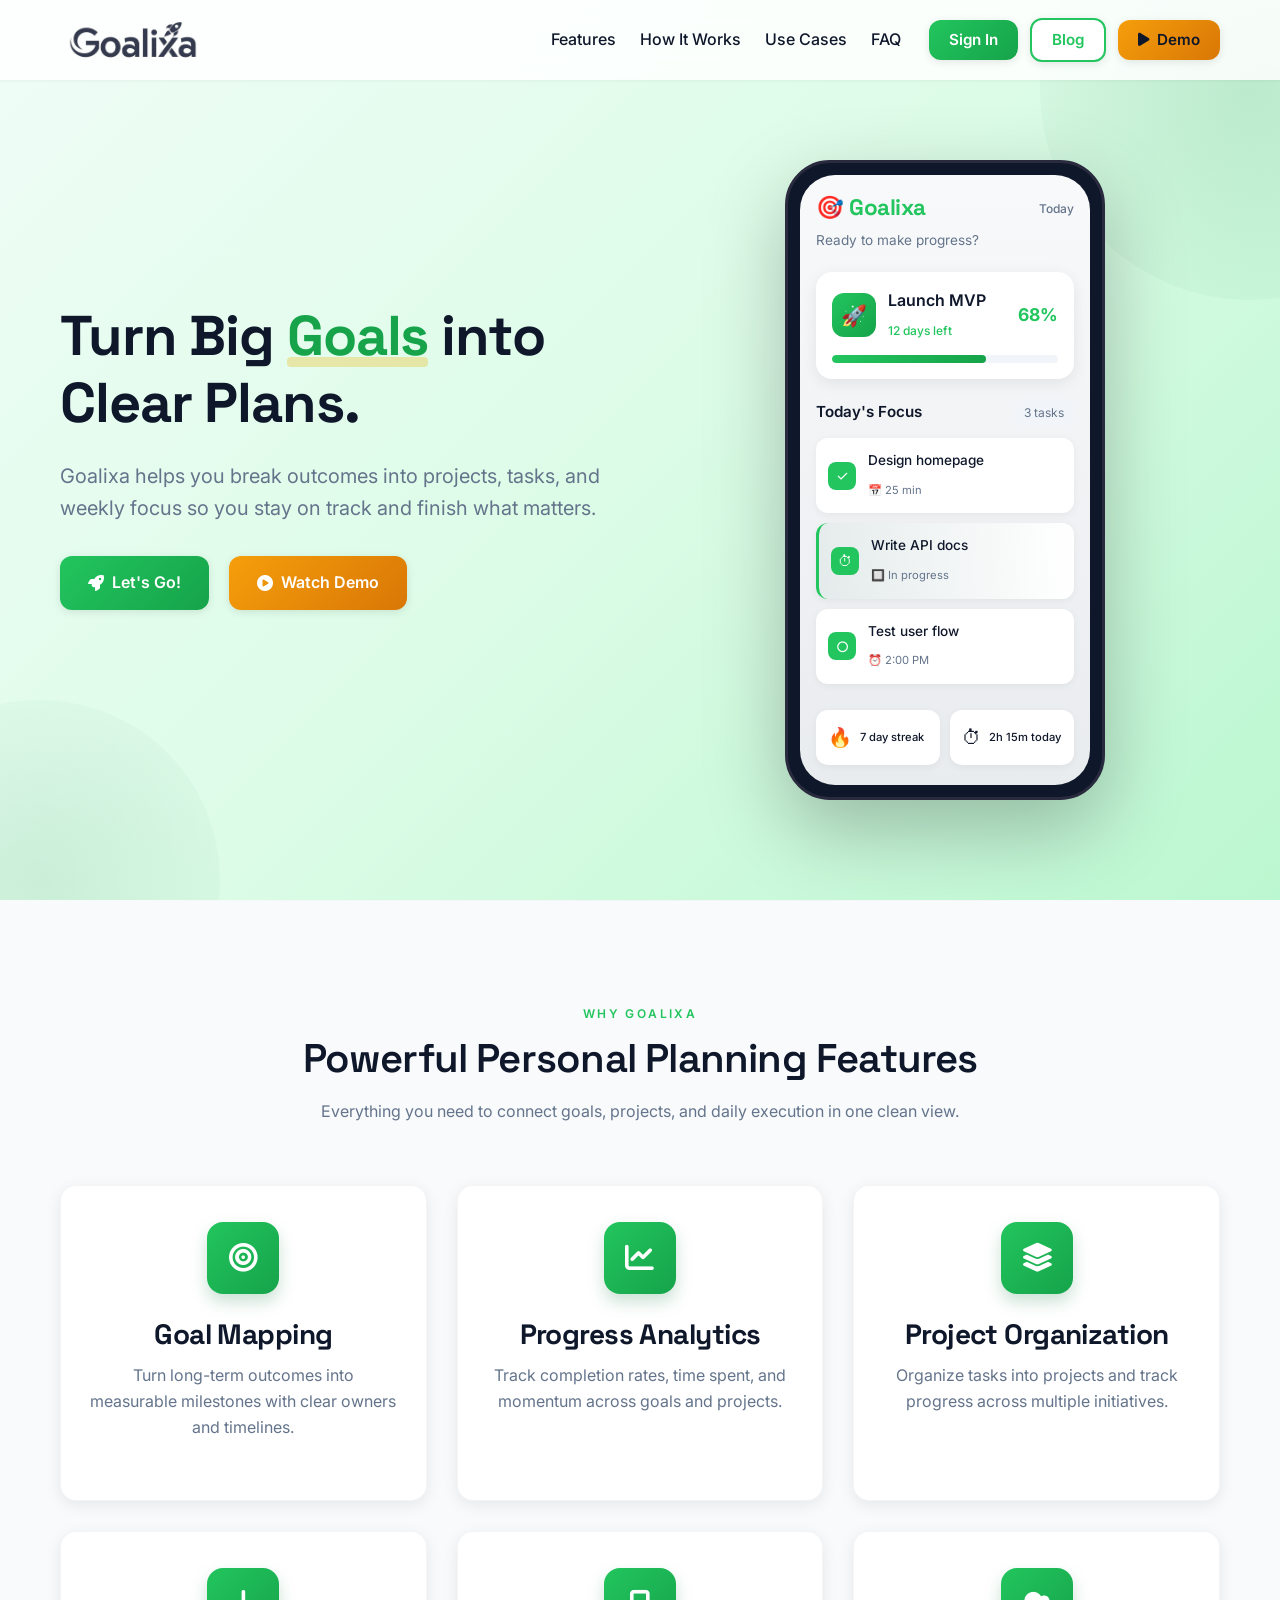
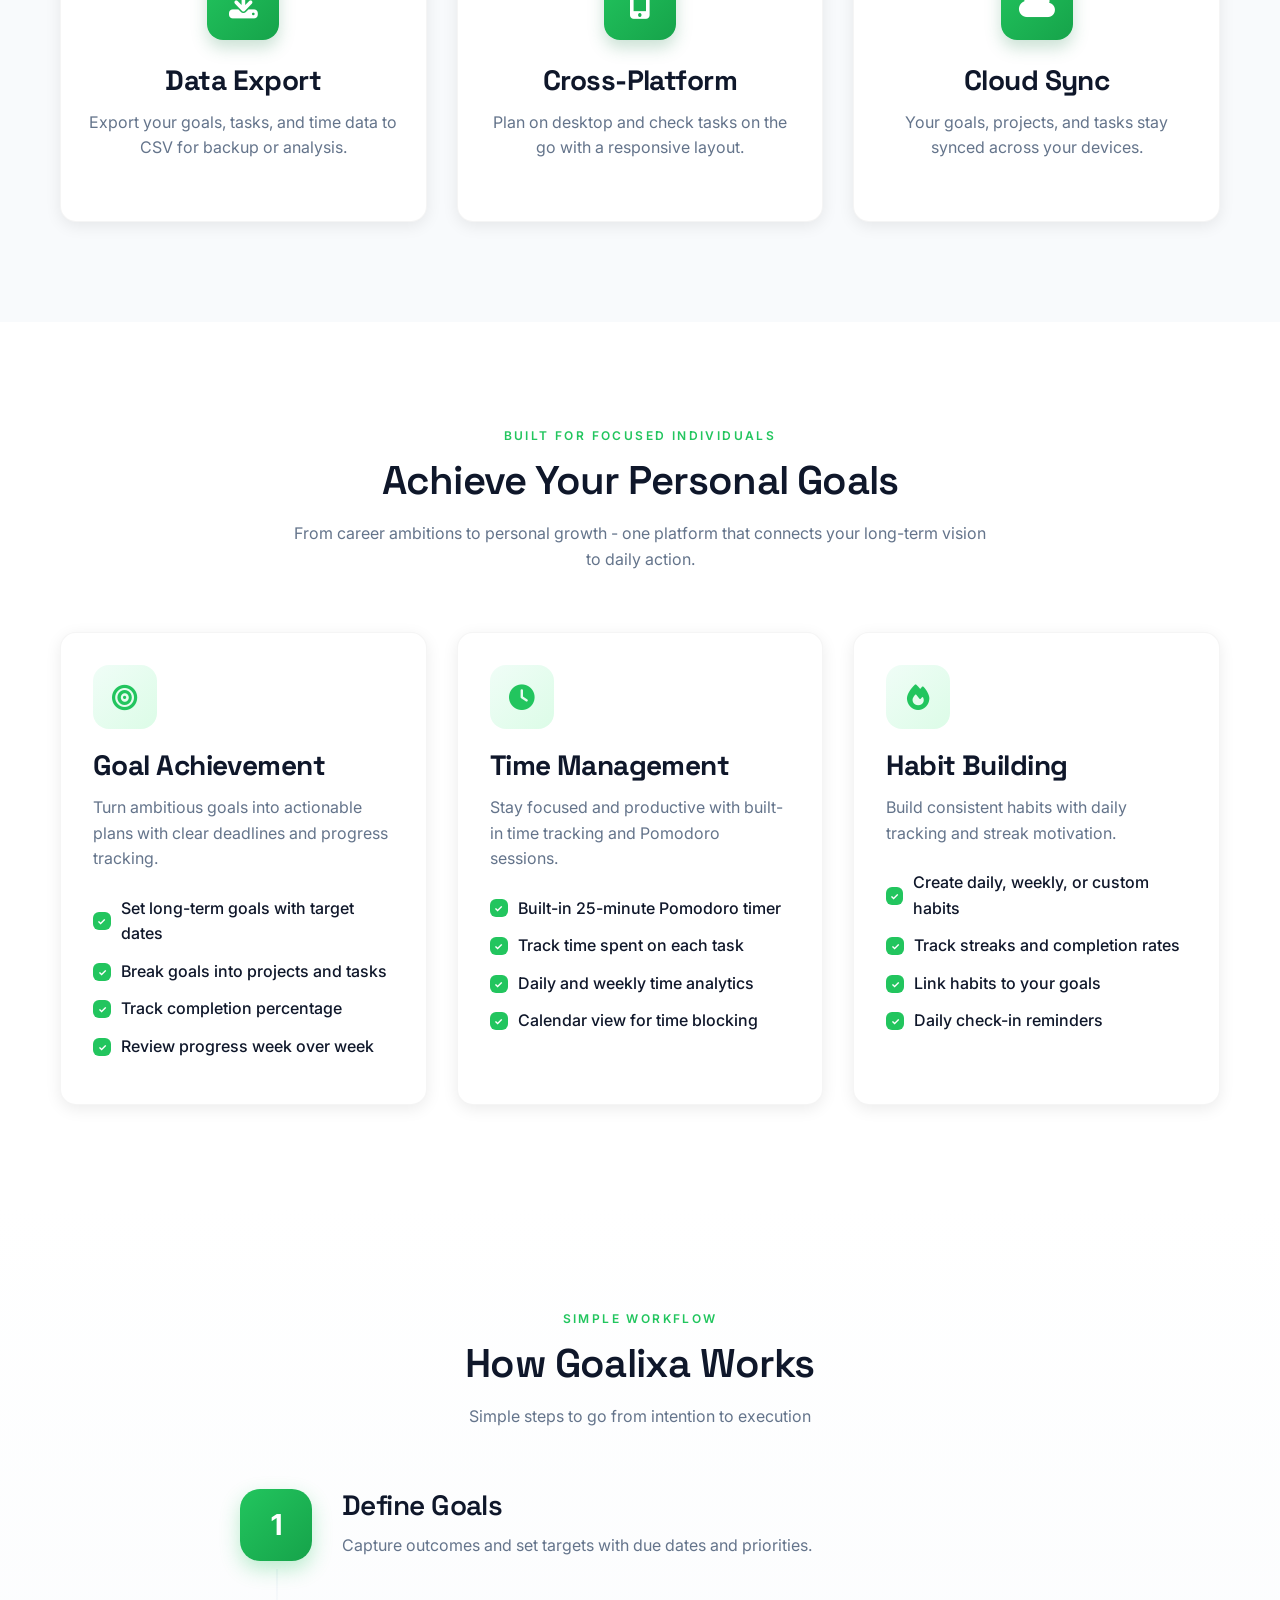
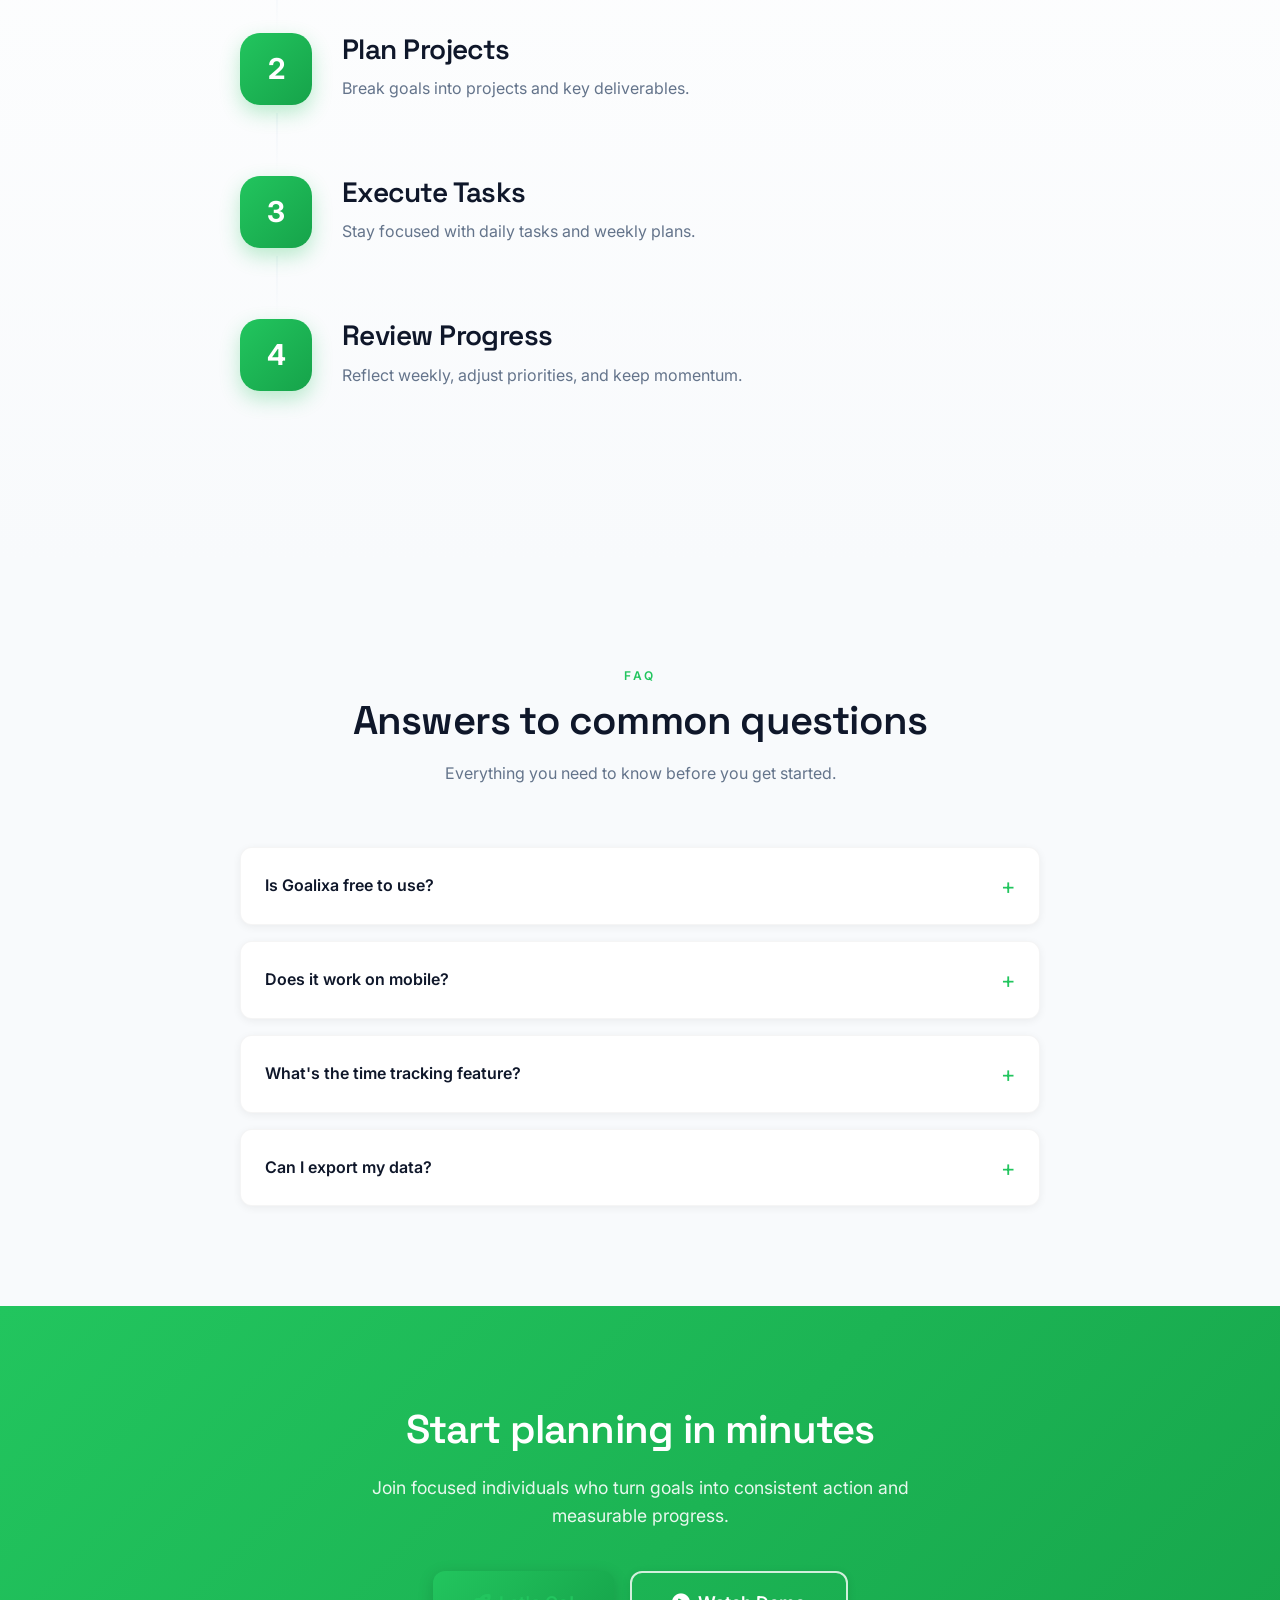
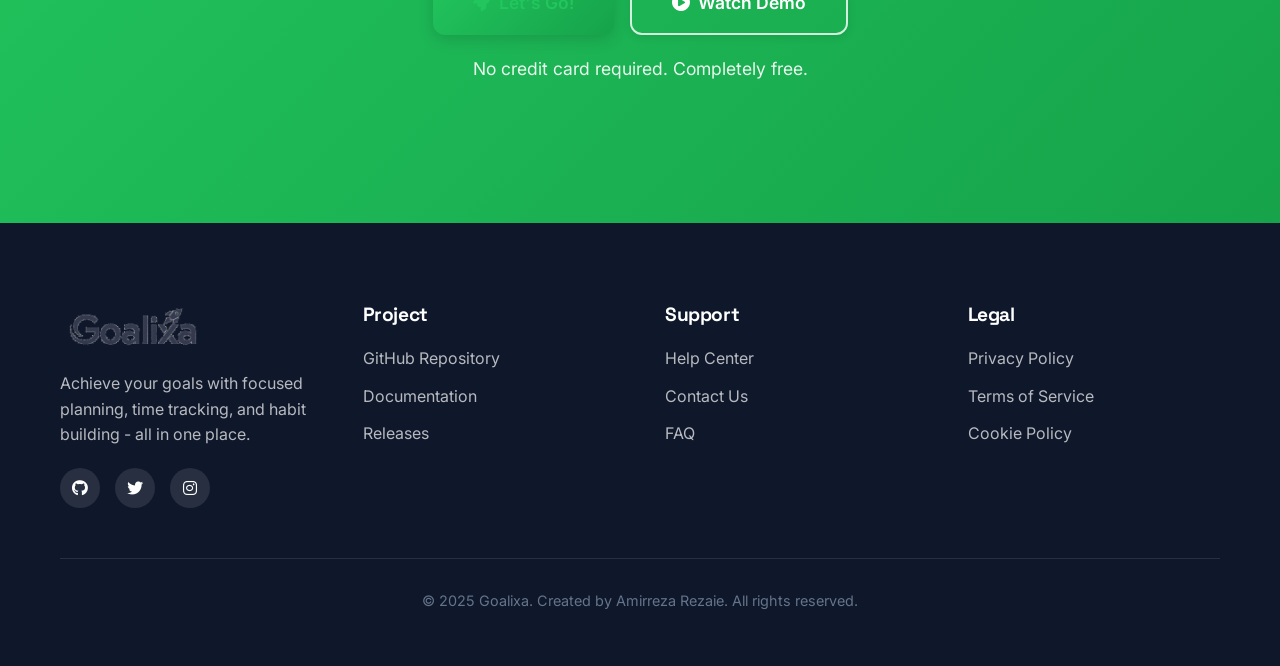
<file: index.html>
<!DOCTYPE html>
<html lang="en">
<head>
    <meta charset="UTF-8">
    <meta name="viewport" content="width=device-width, initial-scale=1.0">
    <title>Goalixa - Goals, Plans, Projects, Tasks</title>
    <link rel="stylesheet" href="style.css">
    <link rel="stylesheet" href="https://cdnjs.cloudflare.com/ajax/libs/font-awesome/6.4.0/css/all.min.css">
    <link rel="preconnect" href="https://fonts.googleapis.com">
    <link rel="preconnect" href="https://fonts.gstatic.com" crossorigin>
    <link href="https://fonts.googleapis.com/css2?family=Inter:wght@300;400;500;600;700;800&family=Space+Grotesk:wght@500;600;700&display=swap" rel="stylesheet">
    <link rel="icon" type="image/png" href="assets/goalixa-icon-192.png">
    <link rel="apple-touch-icon" href="assets/goalixa-icon-192.png">
</head>
<body>
    <!-- Navigation -->
    <nav class="navbar">
        <div class="container">
            <div class="nav-brand">
                <img class="brand-logo" src="assets/goalixa-logo.png" alt="Goalixa">
            </div>
            <div class="nav-menu">
                <div class="nav-links">
                    <a href="#features">Features</a>
                    <a href="#how-it-works">How It Works</a>
                    <a href="#use-cases">Use Cases</a>
                    <a href="#faq">FAQ</a>
                </div>
            <div class="nav-cta">
                <a href="https://auth.goalixa.com/" class="btn btn-primary btn-nav">Sign In</a>
                <a href="https://blog.goalixa.com" class="btn btn-secondary btn-nav">Blog</a>
                <a href="#" onclick="openDemoMode(); return false;" class="btn btn-demo btn-nav">
                    <i class="fas fa-play"></i> Demo
                </a>
                <button id="install-btn" class="btn btn-secondary btn-nav install-btn" type="button">Install App</button>
            </div>
        </div>
            <button class="menu-toggle">
                <i class="fas fa-bars"></i>
            </button>
        </div>
    </nav>

    <!-- Hero Section -->
    <section class="hero">
        <div class="container">
            <div class="hero-content">
                <h1>Turn Big <span class="highlight">Goals</span> into Clear Plans.</h1>
                <p class="hero-subtitle">Goalixa helps you break outcomes into projects, tasks, and weekly focus so you stay on track and finish what matters.</p>
                <div class="hero-buttons">
                    <a href="https://auth.goalixa.com/register" class="btn btn-primary">
                        <i class="fas fa-rocket"></i> Let's Go!
                    </a>
                    <a href="#" onclick="openDemoMode(); return false;" class="btn btn-demo">
                        <i class="fas fa-play-circle"></i> Watch Demo
                    </a>
                </div>
            </div>
            <div class="hero-image">
                <div class="phone-mockup">
                    <div class="phone-screen">
                        <div class="app-screen">
                            <div class="app-header">
                                <div class="app-header-top">
                                    <h4>🎯 Goalixa</h4>
                                    <span class="app-date">Today</span>
                                </div>
                                <p class="app-greeting">Ready to make progress?</p>
                            </div>

                            <!-- Goal Progress Card -->
                            <div class="progress-card">
                                <div class="progress-header">
                                    <div class="goal-icon">🚀</div>
                                    <div class="goal-info">
                                        <h5>Launch MVP</h5>
                                        <span class="goal-deadline">12 days left</span>
                                    </div>
                                    <div class="progress-percent">68%</div>
                                </div>
                                <div class="progress-bar">
                                    <div class="progress-fill" style="width: 68%"></div>
                                </div>
                            </div>

                            <!-- Today's Tasks -->
                            <div class="tasks-section">
                                <div class="section-title">
                                    <h5>Today's Focus</h5>
                                    <span class="task-count">3 tasks</span>
                                </div>
                                <div class="tasks-list">
                                    <div class="task-item">
                                        <div class="task-checkbox">✓</div>
                                        <div class="task-content">
                                            <span class="task-name">Design homepage</span>
                                            <span class="task-time">📅 25 min</span>
                                        </div>
                                    </div>
                                    <div class="task-item active">
                                        <div class="task-checkbox">⏱</div>
                                        <div class="task-content">
                                            <span class="task-name">Write API docs</span>
                                            <span class="task-time">🔲 In progress</span>
                                        </div>
                                    </div>
                                    <div class="task-item">
                                        <div class="task-checkbox">○</div>
                                        <div class="task-content">
                                            <span class="task-name">Test user flow</span>
                                            <span class="task-time">⏰ 2:00 PM</span>
                                        </div>
                                    </div>
                                </div>
                            </div>

                            <!-- Quick Stats -->
                            <div class="quick-stats">
                                <div class="stat-item">
                                    <span class="stat-icon">🔥</span>
                                    <span class="stat-label">7 day streak</span>
                                </div>
                                <div class="stat-item">
                                    <span class="stat-icon">⏱</span>
                                    <span class="stat-label">2h 15m today</span>
                                </div>
                            </div>
                        </div>
                    </div>
                </div>
            </div>
        </div>
    </section>

    <!-- Features Section -->
    <section id="features" class="features">
        <div class="container">
            <div class="section-header">
                <span class="section-kicker">Why Goalixa</span>
                <h2>Powerful Personal Planning Features</h2>
                <p>Everything you need to connect goals, projects, and daily execution in one clean view.</p>
            </div>
            <div class="features-grid">
                <div class="feature-card reveal">
                    <div class="feature-icon">
                        <i class="fas fa-bullseye"></i>
                    </div>
                    <h3>Goal Mapping</h3>
                    <p>Turn long-term outcomes into measurable milestones with clear owners and timelines.</p>
                </div>
                <div class="feature-card reveal">
                    <div class="feature-icon">
                        <i class="fas fa-chart-line"></i>
                    </div>
                    <h3>Progress Analytics</h3>
                    <p>Track completion rates, time spent, and momentum across goals and projects.</p>
                </div>
                <div class="feature-card reveal">
                    <div class="feature-icon">
                        <i class="fas fa-layer-group"></i>
                    </div>
                    <h3>Project Organization</h3>
                    <p>Organize tasks into projects and track progress across multiple initiatives.</p>
                </div>
                <div class="feature-card reveal">
                    <div class="feature-icon">
                        <i class="fas fa-download"></i>
                    </div>
                    <h3>Data Export</h3>
                    <p>Export your goals, tasks, and time data to CSV for backup or analysis.</p>
                </div>
                <div class="feature-card reveal">
                    <div class="feature-icon">
                        <i class="fas fa-mobile-alt"></i>
                    </div>
                    <h3>Cross-Platform</h3>
                    <p>Plan on desktop and check tasks on the go with a responsive layout.</p>
                </div>
                <div class="feature-card reveal">
                    <div class="feature-icon">
                        <i class="fas fa-cloud"></i>
                    </div>
                    <h3>Cloud Sync</h3>
                    <p>Your goals, projects, and tasks stay synced across your devices.</p>
                </div>
            </div>
        </div>
    </section>

    <!-- Use Cases Section -->
    <section id="use-cases" class="use-cases">
        <div class="container">
            <div class="section-header">
                <span class="section-kicker">Built for focused individuals</span>
                <h2>Achieve Your Personal Goals</h2>
                <p>From career ambitions to personal growth - one platform that connects your long-term vision to daily action.</p>
            </div>
            <div class="use-cases-grid">
                <div class="use-case-card reveal">
                    <div class="use-icon">
                        <i class="fas fa-bullseye"></i>
                    </div>
                    <h3>Goal Achievement</h3>
                    <p>Turn ambitious goals into actionable plans with clear deadlines and progress tracking.</p>
                    <ul class="use-list">
                        <li>Set long-term goals with target dates</li>
                        <li>Break goals into projects and tasks</li>
                        <li>Track completion percentage</li>
                        <li>Review progress week over week</li>
                    </ul>
                </div>
                <div class="use-case-card reveal">
                    <div class="use-icon">
                        <i class="fas fa-clock"></i>
                    </div>
                    <h3>Time Management</h3>
                    <p>Stay focused and productive with built-in time tracking and Pomodoro sessions.</p>
                    <ul class="use-list">
                        <li>Built-in 25-minute Pomodoro timer</li>
                        <li>Track time spent on each task</li>
                        <li>Daily and weekly time analytics</li>
                        <li>Calendar view for time blocking</li>
                    </ul>
                </div>
                <div class="use-case-card reveal">
                    <div class="use-icon">
                        <i class="fas fa-fire"></i>
                    </div>
                    <h3>Habit Building</h3>
                    <p>Build consistent habits with daily tracking and streak motivation.</p>
                    <ul class="use-list">
                        <li>Create daily, weekly, or custom habits</li>
                        <li>Track streaks and completion rates</li>
                        <li>Link habits to your goals</li>
                        <li>Daily check-in reminders</li>
                    </ul>
                </div>
            </div>
        </div>
    </section>

    <!-- How It Works Section -->
    <section id="how-it-works" class="how-it-works">
        <div class="container">
            <div class="section-header">
                <span class="section-kicker">Simple workflow</span>
                <h2>How Goalixa Works</h2>
                <p>Simple steps to go from intention to execution</p>
            </div>
            <div class="steps">
                <div class="step reveal">
                    <div class="step-number">1</div>
                    <div class="step-content">
                        <h3>Define Goals</h3>
                        <p>Capture outcomes and set targets with due dates and priorities.</p>
                    </div>
                </div>
                <div class="step reveal">
                    <div class="step-number">2</div>
                    <div class="step-content">
                        <h3>Plan Projects</h3>
                        <p>Break goals into projects and key deliverables.</p>
                    </div>
                </div>
                <div class="step reveal">
                    <div class="step-number">3</div>
                    <div class="step-content">
                        <h3>Execute Tasks</h3>
                        <p>Stay focused with daily tasks and weekly plans.</p>
                    </div>
                </div>
                <div class="step reveal">
                    <div class="step-number">4</div>
                    <div class="step-content">
                        <h3>Review Progress</h3>
                        <p>Reflect weekly, adjust priorities, and keep momentum.</p>
                    </div>
                </div>
            </div>
        </div>
    </section>

    <!-- FAQ Section -->
    <section id="faq" class="faq">
        <div class="container">
            <div class="section-header">
                <span class="section-kicker">FAQ</span>
                <h2>Answers to common questions</h2>
                <p>Everything you need to know before you get started.</p>
            </div>
            <div class="faq-list">
                <details class="faq-item reveal">
                    <summary>Is Goalixa free to use?</summary>
                    <p>Yes. Goalixa is completely free with full access to all features including goal planning, time tracking, habit building, and progress analytics.</p>
                </details>
                <details class="faq-item reveal">
                    <summary>Does it work on mobile?</summary>
                    <p>Absolutely. Goalixa is built as a Progressive Web App (PWA) that works on desktop, tablet, and mobile with offline support.</p>
                </details>
                <details class="faq-item reveal">
                    <summary>What's the time tracking feature?</summary>
                    <p>Built-in Pomodoro-style timer (25-minute sessions) that tracks time spent on tasks, helping you measure real progress vs. planned work.</p>
                </details>
                <details class="faq-item reveal">
                    <summary>Can I export my data?</summary>
                    <p>Yes. You can export your goals, tasks, time entries, and progress data to CSV for backup or analysis.</p>
                </details>
            </div>
        </div>
    </section>

    <!-- CTA Section -->
    <section class="cta">
        <div class="container">
            <h2>Start planning in minutes</h2>
            <p>Join focused individuals who turn goals into consistent action and measurable progress.</p>
            <div class="cta-actions">
                <a href="https://auth.goalixa.com/register" class="btn btn-primary btn-large">
                    <i class="fas fa-rocket"></i> Let's Go!
                </a>
                <a href="#" onclick="openDemoMode(); return false;" class="btn btn-outline-light btn-large">
                    <i class="fas fa-play-circle"></i> Watch Demo
                </a>
            </div>
            <p class="cta-note">No credit card required. Completely free.</p>
        </div>
    </section>

    <!-- Footer -->
    <footer id="contact">
        <div class="container">
            <div class="footer-content">
                <div class="footer-brand">
                    <div class="nav-brand">
                        <img class="brand-logo" src="assets/goalixa-logo.png" alt="Goalixa">
                    </div>
                    <p>Achieve your goals with focused planning, time tracking, and habit building - all in one place.</p>
                    <div class="social-links">
                        <a href="https://github.com/AmirrezaRezaie/Goalixa" target="_blank" rel="noopener noreferrer"><i class="fab fa-github"></i></a>
                        <a href="#"><i class="fab fa-twitter"></i></a>
                        <a href="#"><i class="fab fa-instagram"></i></a>
                    </div>
                </div>
                <div class="footer-links">
                    <h4>Project</h4>
                    <a href="https://github.com/AmirrezaRezaie/Goalixa" target="_blank" rel="noopener noreferrer">GitHub Repository</a>
                    <a href="#">Documentation</a>
                    <a href="#">Releases</a>
                </div>
                <div class="footer-links">
                    <h4>Support</h4>
                    <a href="#">Help Center</a>
                    <a href="#">Contact Us</a>
                    <a href="#">FAQ</a>
                </div>
                <div class="footer-links">
                    <h4>Legal</h4>
                    <a href="#">Privacy Policy</a>
                    <a href="#">Terms of Service</a>
                    <a href="#">Cookie Policy</a>
                </div>
            </div>
            <div class="footer-bottom">
                <p>&copy; 2025 Goalixa. Created by Amirreza Rezaie. All rights reserved.</p>
            </div>
        </div>
    </footer>

    <!-- Demo Modal -->
    <div id="demo-modal" class="demo-modal">
        <div class="demo-modal-overlay" onclick="closeDemoMode()"></div>
        <div class="demo-modal-content">
            <button class="demo-modal-close" onclick="closeDemoMode()">
                <i class="fas fa-times"></i>
            </button>

            <!-- Demo Progress Bar -->
            <div class="demo-progress">
                <div class="demo-progress-bar" id="demo-progress-bar"></div>
            </div>

            <!-- Demo Slides -->
            <div class="demo-slides" id="demo-slides">

                <!-- Slide 1: Welcome -->
                <div class="demo-slide active" data-slide="1">
                    <div class="demo-emoji">🎯</div>
                    <h2>Welcome to Goalixa</h2>
                    <p>Turn your big goals into clear, actionable plans. Let us show you how!</p>
                    <button class="btn btn-primary btn-large" onclick="nextSlide()">
                        Get Started <i class="fas fa-arrow-right"></i>
                    </button>
                </div>

                <!-- Slide 2: Goals -->
                <div class="demo-slide" data-slide="2">
                    <div class="demo-emoji">🚀</div>
                    <h2>Set Your Goals</h2>
                    <p>Create long-term goals with deadlines and track your progress visually. Break big ambitions into achievable milestones.</p>
                    <div class="demo-preview">
                        <div class="demo-goal-card">
                            <span class="demo-icon">🎯</span>
                            <div class="demo-info">
                                <h4>Launch MVP</h4>
                                <div class="demo-progress-bar-small">
                                    <div class="demo-progress-fill" style="width: 68%"></div>
                                </div>
                                <span class="demo-percent">68%</span>
                            </div>
                        </div>
                    </div>
                    <div class="demo-nav-buttons">
                        <button class="btn btn-secondary" onclick="prevSlide()">Previous</button>
                        <button class="btn btn-primary" onclick="nextSlide()">Next</button>
                    </div>
                </div>

                <!-- Slide 3: Projects -->
                <div class="demo-slide" data-slide="3">
                    <div class="demo-emoji">📁</div>
                    <h2>Organize with Projects</h2>
                    <p>Break your goals into projects and tasks. See everything in one place with clear priorities.</p>
                    <div class="demo-preview">
                        <div class="demo-project-list">
                            <div class="demo-project-item">
                                <span class="demo-checkbox">✓</span>
                                <span>Design homepage</span>
                            </div>
                            <div class="demo-project-item">
                                <span class="demo-checkbox active">⏱</span>
                                <span>Write API docs</span>
                            </div>
                            <div class="demo-project-item">
                                <span class="demo-checkbox">○</span>
                                <span>Test user flow</span>
                            </div>
                        </div>
                    </div>
                    <div class="demo-nav-buttons">
                        <button class="btn btn-secondary" onclick="prevSlide()">Previous</button>
                        <button class="btn btn-primary" onclick="nextSlide()">Next</button>
                    </div>
                </div>

                <!-- Slide 4: Time Tracking -->
                <div class="demo-slide" data-slide="4">
                    <div class="demo-emoji">⏱</div>
                    <h2>Track Your Time</h2>
                    <p>Built-in Pomodoro timer helps you stay focused. Track time spent on tasks and see where your day goes.</p>
                    <div class="demo-preview">
                        <div class="demo-timer">
                            <span class="demo-time">25:00</span>
                            <span class="demo-label">Focus Time</span>
                        </div>
                    </div>
                    <div class="demo-nav-buttons">
                        <button class="btn btn-secondary" onclick="prevSlide()">Previous</button>
                        <button class="btn btn-primary" onclick="nextSlide()">Next</button>
                    </div>
                </div>

                <!-- Slide 5: Habits -->
                <div class="demo-slide" data-slide="5">
                    <div class="demo-emoji">🔥</div>
                    <h2>Build Habits</h2>
                    <p>Create daily habits and track your streaks. Stay consistent and achieve your goals one day at a time.</p>
                    <div class="demo-preview">
                        <div class="demo-habit-card">
                            <span class="demo-streak">🔥 7 day streak</span>
                            <div class="demo-habit-days">
                                <span class="demo-day done">M</span>
                                <span class="demo-day done">T</span>
                                <span class="demo-day done">W</span>
                                <span class="demo-day done">T</span>
                                <span class="demo-day done">F</span>
                                <span class="demo-day today">S</span>
                                <span class="demo-day">S</span>
                            </div>
                        </div>
                    </div>
                    <div class="demo-nav-buttons">
                        <button class="btn btn-secondary" onclick="prevSlide()">Previous</button>
                        <button class="btn btn-primary" onclick="nextSlide()">Next</button>
                    </div>
                </div>

                <!-- Slide 6: Ready -->
                <div class="demo-slide" data-slide="6">
                    <div class="demo-emoji">✨</div>
                    <h2>Ready to Get Started?</h2>
                    <p>Join thousands of focused individuals achieving their goals with Goalixa. It's completely free!</p>
                    <a href="https://auth.goalixa.com/register" class="btn btn-primary btn-large">
                        <i class="fas fa-rocket"></i> Let's Go!
                    </a>
                    <p class="demo-note">No credit card required</p>
                </div>

            </div>
        </div>
    </div>

    <script src="script.js"></script>
</body>
</html>
</file>
<file: style.css>
/* Reset & Base Styles */
* {
    margin: 0;
    padding: 0;
    box-sizing: border-box;
}

:root {
    --primary: #22c55e; /* Modern green */
    --primary-dark: #16a34a;
    --secondary: #eab308; /* Modern gold/amber */
    --dark: #0f172a;
    --light: #f8fafc;
    --gray: #64748b;
    --light-gray: #f1f5f9;
    --white: #FFFFFF;
    --field: #f0fdf4;
    --shadow: 0 4px 16px rgba(0, 0, 0, 0.08);
    --shadow-lg: 0 12px 32px rgba(0, 0, 0, 0.12);
    --radius: 12px;
    --transition: all 0.2s ease;
}

body {
    font-family: 'Inter', -apple-system, BlinkMacSystemFont, 'Segoe UI', sans-serif;
    line-height: 1.6;
    color: var(--dark);
    background-color: var(--white);
    overflow-x: hidden;
    -webkit-font-smoothing: antialiased;
    -moz-osx-font-smoothing: grayscale;
}

.container {
    width: 100%;
    max-width: 1200px;
    margin: 0 auto;
    padding: 0 20px;
}

/* Typography */
h1, h2, h3, h4 {
    font-family: 'Space Grotesk', 'Inter', sans-serif;
    font-weight: 700;
    line-height: 1.2;
    letter-spacing: -0.02em;
}

h1 {
    font-weight: 700;
}

h2 {
    font-weight: 600;
}

h1 {
    font-size: 3.5rem;
    margin-bottom: 1.5rem;
}

h2 {
    font-size: 2.5rem;
    margin-bottom: 1rem;
}

h3 {
    font-size: 1.75rem;
    margin-bottom: 0.75rem;
}

.section-kicker {
    display: inline-block;
    font-size: 0.75rem;
    letter-spacing: 0.2em;
    text-transform: uppercase;
    color: var(--primary);
    font-weight: 600;
    margin-bottom: 12px;
}

p {
    margin-bottom: 1.5rem;
    color: var(--gray);
}

.highlight {
    color: var(--primary-dark);
    position: relative;
}

.highlight::after {
    content: '';
    position: absolute;
    bottom: 4px;
    left: 0;
    width: 100%;
    height: 10px;
    background-color: var(--secondary);
    opacity: 0.3;
    z-index: -1;
    border-radius: 4px;
}

.reveal {
    opacity: 0;
    transform: translateY(24px);
    transition: opacity 0.6s ease, transform 0.6s ease;
    transition-delay: var(--delay, 0s);
}

.reveal.animate {
    opacity: 1;
    transform: translateY(0);
}

/* Buttons */
.btn {
    display: inline-flex;
    align-items: center;
    justify-content: center;
    padding: 14px 28px;
    border-radius: 12px;
    font-weight: 600;
    text-decoration: none;
    transition: all 0.2s ease;
    border: none;
    cursor: pointer;
    gap: 8px;
    font-size: 1rem;
    box-shadow: 0 2px 8px rgba(0, 0, 0, 0.1);
}

.btn-primary {
    background: linear-gradient(135deg, var(--primary), var(--primary-dark));
    color: var(--white);
}

.btn-primary:hover {
    background: linear-gradient(135deg, var(--primary-dark), #1a5c3a);
    transform: translateY(-2px);
    box-shadow: 0 8px 20px rgba(46, 139, 87, 0.3);
}

.btn-secondary {
    background-color: var(--white);
    color: var(--primary);
    border: 2px solid var(--primary);
}

.btn-secondary:hover {
    background-color: var(--primary);
    color: var(--white);
    transform: translateY(-2px);
    box-shadow: 0 8px 20px rgba(46, 139, 87, 0.2);
}

.btn-large {
    padding: 16px 40px;
    font-size: 1.1rem;
}

.github-btn {
    background-color: var(--dark);
    color: var(--white);
}

.github-btn:hover {
    background-color: #333;
    transform: translateY(-3px);
}

/* Navigation */
.navbar {
    position: fixed;
    top: 0;
    left: 0;
    width: 100%;
    background-color: rgba(255, 255, 255, 0.85);
    backdrop-filter: blur(12px);
    -webkit-backdrop-filter: blur(12px);
    z-index: 1000;
    padding: 16px 0;
    box-shadow: 0 1px 3px rgba(0, 0, 0, 0.05);
}

.navbar .container {
    display: flex;
    justify-content: space-between;
    align-items: center;
}

.nav-brand {
    display: flex;
    align-items: center;
    gap: 12px;
}

.brand-logo {
    width: 146px;
    height: auto;
    display: block;
}

.nav-menu {
    display: flex;
    gap: 28px;
    align-items: center;
    flex-wrap: wrap;
}

.nav-links {
    display: flex;
    gap: 24px;
    align-items: center;
}

.nav-cta {
    display: flex;
    gap: 12px;
    align-items: center;
}

.nav-menu a {
    text-decoration: none;
    color: var(--dark);
    font-weight: 500;
    transition: var(--transition);
    position: relative;
}

.nav-menu a:hover {
    color: var(--primary);
}

.nav-menu a::after {
    content: '';
    position: absolute;
    bottom: -5px;
    left: 0;
    width: 0;
    height: 2px;
    background-color: var(--primary);
    transition: var(--transition);
}

.nav-menu a:hover::after {
    width: 100%;
}

.nav-menu a.btn::after {
    display: none;
}

.nav-menu a.btn {
    font-weight: 600;
}

.nav-menu a.btn.btn-primary {
    color: var(--white);
}

.nav-menu a.btn.btn-secondary {
    color: var(--primary);
}

.nav-menu a.btn.btn-primary:hover {
    color: var(--white);
}

.nav-menu a.btn.btn-secondary:hover {
    color: var(--white);
}

.btn-nav {
    padding: 8px 20px;
    font-size: 0.95rem;
    white-space: nowrap;
}

.btn-demo {
    background: linear-gradient(135deg, #f59e0b, #d97706);
    color: var(--white);
    border: none;
    transition: all 0.2s ease;
}

.btn-demo:hover {
    background: linear-gradient(135deg, #d97706, #b45309);
    transform: translateY(-2px);
    box-shadow: 0 8px 20px rgba(245, 158, 11, 0.3);
}

.install-btn {
    display: none;
}

.install-btn.visible {
    display: inline-flex;
}

.menu-toggle {
    display: none;
    background: none;
    border: none;
    font-size: 1.5rem;
    color: var(--dark);
    cursor: pointer;
}

/* Hero Section */
.hero {
    padding: 160px 0 100px;
    background: linear-gradient(135deg, #f0fdf7 0%, #dcfce7 50%, #bbf7d0 100%);
    overflow: hidden;
    position: relative;
}

.hero::before {
    content: '';
    position: absolute;
    top: -120px;
    right: -180px;
    width: 420px;
    height: 420px;
    background: radial-gradient(circle, rgba(46, 139, 87, 0.15), rgba(46, 139, 87, 0));
    border-radius: 50%;
    pointer-events: none;
}

.hero::after {
    content: '';
    position: absolute;
    bottom: -160px;
    left: -140px;
    width: 360px;
    height: 360px;
    background: radial-gradient(circle, rgba(46, 139, 87, 0.12), rgba(46, 139, 87, 0));
    border-radius: 50%;
    pointer-events: none;
}

.hero .container {
    display: grid;
    grid-template-columns: 1fr 1fr;
    gap: 60px;
    align-items: center;
    position: relative;
    z-index: 1;
}

.hero-subtitle {
    font-size: 1.25rem;
    margin-bottom: 2rem;
    color: var(--gray);
}

.hero-buttons {
    display: flex;
    gap: 20px;
    margin-bottom: 3rem;
}

.hero-image {
    position: relative;
    display: flex;
    justify-content: center;
}

.phone-mockup {
    position: relative;
    width: 320px;
    height: 640px;
    background: var(--dark);
    border-radius: 45px;
    padding: 12px;
    box-shadow: 0 30px 80px rgba(0, 0, 0, 0.25);
    border: 3px solid #2a2a3e;
}

.phone-screen {
    width: 100%;
    height: 100%;
    background: linear-gradient(180deg, #f8f9fa 0%, #e9ecef 100%);
    border-radius: 35px;
    overflow: hidden;
    color: var(--dark);
    font-family: 'Inter', -apple-system, BlinkMacSystemFont, 'Segoe UI', sans-serif;
}

.app-screen {
    padding: 20px 16px;
    height: 100%;
    display: flex;
    flex-direction: column;
}

.app-header {
    margin-bottom: 20px;
}

.app-header-top {
    display: flex;
    justify-content: space-between;
    align-items: center;
    margin-bottom: 8px;
}

.app-header-top h4 {
    font-size: 1.4rem;
    font-weight: 700;
    color: var(--primary);
    margin: 0;
}

.app-date {
    font-size: 0.75rem;
    color: var(--gray);
    font-weight: 500;
}

.app-greeting {
    font-size: 0.85rem;
    color: var(--gray);
    margin: 0;
}

/* Progress Card */
.progress-card {
    background: var(--white);
    padding: 16px;
    border-radius: 16px;
    box-shadow: 0 4px 16px rgba(0, 0, 0, 0.08);
    margin-bottom: 20px;
}

.progress-header {
    display: flex;
    align-items: center;
    gap: 12px;
    margin-bottom: 12px;
}

.goal-icon {
    width: 44px;
    height: 44px;
    background: linear-gradient(135deg, var(--primary), var(--primary-dark));
    border-radius: 12px;
    display: flex;
    align-items: center;
    justify-content: center;
    font-size: 1.3rem;
}

.goal-info {
    flex: 1;
}

.goal-info h5 {
    margin: 0 0 4px 0;
    font-size: 1rem;
    font-weight: 600;
}

.goal-deadline {
    font-size: 0.75rem;
    color: var(--primary);
    font-weight: 500;
}

.progress-percent {
    font-size: 1.1rem;
    font-weight: 700;
    color: var(--primary);
}

.progress-bar {
    height: 8px;
    background: var(--light-gray);
    border-radius: 10px;
    overflow: hidden;
}

.progress-fill {
    height: 100%;
    background: linear-gradient(90deg, var(--primary), var(--primary-dark));
    border-radius: 10px;
    transition: width 0.3s ease;
}

/* Tasks Section */
.tasks-section {
    flex: 1;
}

.section-title {
    display: flex;
    justify-content: space-between;
    align-items: center;
    margin-bottom: 12px;
}

.section-title h5 {
    margin: 0;
    font-size: 0.95rem;
    font-weight: 600;
}

.task-count {
    font-size: 0.75rem;
    color: var(--gray);
    background: var(--light-gray);
    padding: 4px 10px;
    border-radius: 12px;
}

.tasks-list {
    display: flex;
    flex-direction: column;
    gap: 10px;
}

.task-item {
    background: var(--white);
    padding: 12px;
    border-radius: 12px;
    display: flex;
    align-items: center;
    gap: 12px;
    box-shadow: 0 2px 8px rgba(0, 0, 0, 0.05);
    transition: transform 0.2s ease;
}

.task-item:hover {
    transform: translateX(4px);
}

.task-item.active {
    border-left: 3px solid var(--primary);
    background: linear-gradient(90deg, rgba(46, 139, 87, 0.05) 0%, var(--white) 100%);
}

.task-checkbox {
    width: 28px;
    height: 28px;
    border-radius: 8px;
    background: var(--light-gray);
    display: flex;
    align-items: center;
    justify-content: center;
    font-size: 0.9rem;
    flex-shrink: 0;
}

.task-item .task-checkbox:first-child {
    background: var(--primary);
    color: var(--white);
}

.task-item.active .task-checkbox {
    background: var(--primary);
    color: var(--white);
}

.task-content {
    flex: 1;
}

.task-name {
    display: block;
    font-size: 0.85rem;
    font-weight: 500;
    margin-bottom: 4px;
}

.task-time {
    font-size: 0.7rem;
    color: var(--gray);
}

/* Quick Stats */
.quick-stats {
    display: grid;
    grid-template-columns: 1fr 1fr;
    gap: 10px;
    margin-top: auto;
}

.stat-item {
    background: var(--white);
    padding: 12px;
    border-radius: 12px;
    display: flex;
    align-items: center;
    gap: 8px;
    box-shadow: 0 2px 8px rgba(0, 0, 0, 0.05);
}

.stat-icon {
    font-size: 1.2rem;
}

.stat-label {
    font-size: 0.7rem;
    font-weight: 500;
    color: var(--dark);
}

/* Features Section */
.features {
    padding: 100px 0;
    background-color: var(--light);
    position: relative;
}

.features::before {
    content: '';
    position: absolute;
    top: 0;
    left: 0;
    width: 100%;
    height: 1px;
    background: linear-gradient(90deg, transparent, var(--light-gray), transparent);
}

.section-header {
    text-align: center;
    max-width: 700px;
    margin: 0 auto 60px;
}

.features-grid {
    display: grid;
    grid-template-columns: repeat(auto-fit, minmax(300px, 1fr));
    gap: 30px;
}

.features-grid .feature-card:nth-child(1) { --delay: 0.05s; }
.features-grid .feature-card:nth-child(2) { --delay: 0.1s; }
.features-grid .feature-card:nth-child(3) { --delay: 0.15s; }
.features-grid .feature-card:nth-child(4) { --delay: 0.2s; }
.features-grid .feature-card:nth-child(5) { --delay: 0.25s; }
.features-grid .feature-card:nth-child(6) { --delay: 0.3s; }

.feature-card {
    background: var(--white);
    padding: 36px 28px;
    border-radius: 16px;
    text-align: center;
    transition: all 0.3s ease;
    box-shadow: 0 4px 16px rgba(0, 0, 0, 0.08);
    border: 1px solid rgba(0, 0, 0, 0.04);
}

.feature-card:hover {
    transform: translateY(-8px);
    box-shadow: 0 16px 32px rgba(0, 0, 0, 0.12);
    border-color: rgba(46, 139, 87, 0.2);
}

.feature-icon {
    width: 72px;
    height: 72px;
    background: linear-gradient(135deg, var(--primary), var(--primary-dark));
    border-radius: 16px;
    display: flex;
    align-items: center;
    justify-content: center;
    margin: 0 auto 24px;
    color: var(--white);
    font-size: 1.8rem;
    box-shadow: 0 8px 16px rgba(46, 139, 87, 0.25);
}

/* Use Cases */
.use-cases {
    padding: 100px 0;
    background: var(--white);
}

.use-cases-grid {
    display: grid;
    grid-template-columns: repeat(auto-fit, minmax(280px, 1fr));
    gap: 30px;
}

.use-cases-grid .use-case-card:nth-child(1) { --delay: 0.05s; }
.use-cases-grid .use-case-card:nth-child(2) { --delay: 0.12s; }
.use-cases-grid .use-case-card:nth-child(3) { --delay: 0.19s; }

.use-case-card {
    background: var(--white);
    padding: 32px;
    border-radius: 16px;
    box-shadow: 0 4px 16px rgba(0, 0, 0, 0.08);
    border: 1px solid rgba(0, 0, 0, 0.04);
    transition: all 0.3s ease;
}

.use-case-card:hover {
    box-shadow: 0 12px 28px rgba(0, 0, 0, 0.12);
    transform: translateY(-4px);
}

.use-icon {
    width: 64px;
    height: 64px;
    border-radius: 16px;
    background: linear-gradient(135deg, #f0fdf7, #dcfce7);
    color: var(--primary);
    display: flex;
    align-items: center;
    justify-content: center;
    font-size: 1.6rem;
    margin-bottom: 20px;
}

.use-list {
    list-style: none;
    padding: 0;
    margin: 0;
}

.use-list li {
    display: flex;
    align-items: center;
    gap: 10px;
    margin-bottom: 12px;
    color: var(--dark);
    font-weight: 500;
}

.use-list li::before {
    content: '✓';
    width: 18px;
    height: 18px;
    background: var(--primary);
    color: var(--white);
    border-radius: 6px;
    display: flex;
    align-items: center;
    justify-content: center;
    font-size: 10px;
    font-weight: 700;
}

/* How It Works */
.how-it-works {
    padding: 100px 0;
    background: linear-gradient(180deg, var(--white) 0%, var(--light) 100%);
}

.steps {
    max-width: 800px;
    margin: 0 auto;
}

.step {
    display: flex;
    align-items: flex-start;
    gap: 30px;
    margin-bottom: 50px;
    position: relative;
}

.step:not(:last-child)::after {
    content: '';
    position: absolute;
    left: 36px;
    top: 80px;
    width: 2px;
    height: calc(100% - 30px);
    background: linear-gradient(180deg, var(--light-gray) 0%, transparent 100%);
    z-index: -1;
}

.step-number {
    min-width: 72px;
    height: 72px;
    background: linear-gradient(135deg, var(--primary), var(--primary-dark));
    border-radius: 20px;
    display: flex;
    align-items: center;
    justify-content: center;
    color: var(--white);
    font-size: 1.8rem;
    font-weight: 700;
    flex-shrink: 0;
    box-shadow: 0 8px 20px rgba(34, 197, 94, 0.3);
}

.step-content h3 {
    color: var(--dark);
    margin-bottom: 10px;
    font-weight: 600;
}

/* FAQ */
.faq {
    padding: 100px 0;
    background: var(--light);
}

.faq-list {
    max-width: 800px;
    margin: 0 auto;
    display: grid;
    gap: 16px;
}

.faq-list .faq-item:nth-child(1) { --delay: 0.05s; }
.faq-list .faq-item:nth-child(2) { --delay: 0.1s; }
.faq-list .faq-item:nth-child(3) { --delay: 0.15s; }
.faq-list .faq-item:nth-child(4) { --delay: 0.2s; }

.faq-item {
    background: var(--white);
    border-radius: 12px;
    padding: 20px 24px;
    box-shadow: 0 2px 8px rgba(0, 0, 0, 0.06);
    border: 1px solid rgba(0, 0, 0, 0.04);
    transition: all 0.2s ease;
}

.faq-item:hover {
    box-shadow: 0 4px 12px rgba(0, 0, 0, 0.08);
}

.faq-item summary {
    cursor: pointer;
    font-weight: 600;
    color: var(--dark);
    list-style: none;
    display: flex;
    align-items: center;
    justify-content: space-between;
    gap: 20px;
}

.faq-item summary::-webkit-details-marker {
    display: none;
}

.faq-item summary::after {
    content: '+';
    font-size: 1.4rem;
    color: var(--primary);
    font-weight: 400;
}

.faq-item[open] summary::after {
    content: '−';
}

.faq-item p {
    margin: 16px 0 0;
    color: var(--gray);
    line-height: 1.7;
}

/* CTA Section */
.cta {
    padding: 100px 0;
    background: linear-gradient(135deg, var(--primary) 0%, var(--primary-dark) 100%);
    color: var(--white);
    text-align: center;
}

.cta h2 {
    color: var(--white);
    margin-bottom: 20px;
}

.cta p {
    color: rgba(255, 255, 255, 0.9);
    max-width: 600px;
    margin: 0 auto 40px;
    font-size: 1.1rem;
}

.cta .btn-primary {
    background-color: var(--white);
    color: var(--primary);
    box-shadow: 0 4px 16px rgba(0, 0, 0, 0.15);
}

.cta .btn-primary:hover {
    background-color: var(--light-gray);
    transform: translateY(-2px);
    box-shadow: 0 8px 24px rgba(0, 0, 0, 0.2);
}

.cta-actions {
    display: flex;
    justify-content: center;
    gap: 16px;
    margin-bottom: 20px;
    flex-wrap: wrap;
}

.btn-outline-light {
    background: transparent;
    color: var(--white);
    border: 2px solid rgba(255, 255, 255, 0.8);
}

.btn-outline-light:hover {
    background: rgba(255, 255, 255, 0.2);
    color: var(--white);
}

.cta-note {
    color: rgba(255, 255, 255, 0.8);
    margin: 0;
}

/* Footer */
footer {
    background-color: var(--dark);
    color: var(--white);
    padding: 80px 0 30px;
}

.footer-content {
    display: grid;
    grid-template-columns: repeat(auto-fit, minmax(250px, 1fr));
    gap: 50px;
    margin-bottom: 50px;
}

.footer-brand p {
    color: rgba(255, 255, 255, 0.7);
    margin: 20px 0;
}

.social-links {
    display: flex;
    gap: 15px;
}

.social-links a {
    display: inline-flex;
    align-items: center;
    justify-content: center;
    width: 40px;
    height: 40px;
    background: rgba(255, 255, 255, 0.1);
    border-radius: 50%;
    color: var(--white);
    text-decoration: none;
    transition: var(--transition);
}

.social-links a:hover {
    background: var(--primary);
    transform: translateY(-3px);
}

.footer-links h4 {
    color: var(--white);
    margin-bottom: 20px;
    font-size: 1.2rem;
}

.footer-links a {
    display: block;
    color: rgba(255, 255, 255, 0.7);
    text-decoration: none;
    margin-bottom: 12px;
    transition: var(--transition);
}

.footer-links a:hover {
    color: var(--white);
    padding-left: 5px;
}

.footer-bottom {
    text-align: center;
    padding-top: 30px;
    border-top: 1px solid rgba(255, 255, 255, 0.1);
    color: rgba(255, 255, 255, 0.5);
    font-size: 0.9rem;
}

/* Responsive Design */
@media (max-width: 992px) {
    h1 {
        font-size: 2.8rem;
    }
    
    h2 {
        font-size: 2.2rem;
    }
    
    .hero .container {
        grid-template-columns: 1fr;
        text-align: center;
    }
    
    .hero-buttons {
        justify-content: center;
    }
    
    .hero-stats {
        justify-content: center;
        flex-wrap: wrap;
    }

    .nav-menu {
        gap: 16px;
        justify-content: center;
    }
}

@media (max-width: 768px) {
    .nav-menu {
        display: none;
        position: absolute;
        top: 100%;
        left: 0;
        width: 100%;
        background: var(--white);
        flex-direction: column;
        padding: 20px;
        box-shadow: 0 10px 20px rgba(0, 0, 0, 0.1);
        gap: 18px;
    }
    
    .nav-menu.active {
        display: flex;
    }
    
    .menu-toggle {
        display: block;
    }

    .nav-links,
    .nav-cta {
        flex-direction: column;
        width: 100%;
        align-items: center;
        gap: 12px;
    }

    .nav-links a {
        width: 100%;
        text-align: center;
        padding: 8px 0;
    }
    
    .hero-buttons {
        flex-direction: column;
        align-items: center;
    }
    
    .btn {
        width: 100%;
        max-width: 300px;
    }
    
    .step:not(:last-child)::after {
        display: none;
    }
    
    .step {
        flex-direction: column;
        text-align: center;
        align-items: center;
    }

    .cta-actions {
        flex-direction: column;
    }
}

@media (max-width: 480px) {
    h1 {
        font-size: 2.2rem;
    }
    
    h2 {
        font-size: 1.8rem;
    }
    
    .container {
        padding: 0 15px;
    }
    
    .hero {
        padding: 140px 0 80px;
    }
    
    .features, .how-it-works, .testimonials {
        padding: 80px 0;
    }
}

/* Demo Modal Styles */
.demo-modal {
    display: none;
    position: fixed;
    top: 0;
    left: 0;
    width: 100%;
    height: 100%;
    z-index: 9999;
    animation: fadeIn 0.3s ease;
}

.demo-modal.active {
    display: block;
}

@keyframes fadeIn {
    from {
        opacity: 0;
    }
    to {
        opacity: 1;
    }
}

.demo-modal-overlay {
    position: absolute;
    top: 0;
    left: 0;
    width: 100%;
    height: 100%;
    background: rgba(0, 0, 0, 0.7);
    backdrop-filter: blur(4px);
}

.demo-modal-content {
    position: relative;
    max-width: 650px;
    width: 90%;
    margin: 80px auto;
    background: var(--white);
    border-radius: 24px;
    padding: 40px;
    box-shadow: 0 25px 80px rgba(0, 0, 0, 0.3);
    animation: slideUp 0.4s ease;
}

@keyframes slideUp {
    from {
        opacity: 0;
        transform: translateY(40px);
    }
    to {
        opacity: 1;
        transform: translateY(0);
    }
}

.demo-modal-close {
    position: absolute;
    top: 20px;
    right: 20px;
    width: 40px;
    height: 40px;
    border: none;
    background: var(--light-gray);
    border-radius: 12px;
    font-size: 1.2rem;
    color: var(--gray);
    cursor: pointer;
    transition: all 0.2s ease;
    display: flex;
    align-items: center;
    justify-content: center;
}

.demo-modal-close:hover {
    background: var(--gray);
    color: var(--white);
}

.demo-progress {
    margin-bottom: 30px;
}

.demo-progress-bar {
    height: 4px;
    background: var(--light-gray);
    border-radius: 10px;
    overflow: hidden;
    transition: width 0.3s ease;
}

.demo-slides {
    position: relative;
    min-height: 400px;
}

.demo-slide {
    display: none;
    text-align: center;
    animation: slideIn 0.4s ease;
}

.demo-slide.active {
    display: block;
}

@keyframes slideIn {
    from {
        opacity: 0;
        transform: translateX(20px);
    }
    to {
        opacity: 1;
        transform: translateX(0);
    }
}

.demo-emoji {
    font-size: 4rem;
    margin-bottom: 20px;
}

.demo-slide h2 {
    font-size: 2rem;
    color: var(--dark);
    margin-bottom: 16px;
}

.demo-slide p {
    font-size: 1.1rem;
    color: var(--gray);
    margin-bottom: 30px;
    line-height: 1.7;
}

.demo-preview {
    background: var(--light);
    padding: 30px;
    border-radius: 16px;
    margin: 30px 0;
}

/* Demo Goal Card */
.demo-goal-card {
    display: flex;
    align-items: center;
    gap: 16px;
    background: var(--white);
    padding: 20px;
    border-radius: 16px;
    box-shadow: 0 4px 16px rgba(0, 0, 0, 0.08);
}

.demo-icon {
    width: 56px;
    height: 56px;
    background: linear-gradient(135deg, var(--primary), var(--primary-dark));
    border-radius: 12px;
    display: flex;
    align-items: center;
    justify-content: center;
    font-size: 1.8rem;
}

.demo-info {
    flex: 1;
    text-align: left;
}

.demo-info h4 {
    margin: 0 0 10px 0;
    font-size: 1.1rem;
    color: var(--dark);
}

.demo-progress-bar-small {
    height: 8px;
    background: var(--light-gray);
    border-radius: 10px;
    overflow: hidden;
    margin-bottom: 8px;
}

.demo-progress-fill {
    height: 100%;
    background: linear-gradient(90deg, var(--primary), var(--primary-dark));
    transition: width 0.3s ease;
}

.demo-percent {
    font-size: 1.2rem;
    font-weight: 700;
    color: var(--primary);
}

/* Demo Project List */
.demo-project-list {
    display: flex;
    flex-direction: column;
    gap: 12px;
}

.demo-project-item {
    display: flex;
    align-items: center;
    gap: 12px;
    padding: 16px;
    background: var(--white);
    border-radius: 12px;
    font-size: 1rem;
    text-align: left;
}

.demo-checkbox {
    width: 32px;
    height: 32px;
    border-radius: 8px;
    background: var(--light-gray);
    display: flex;
    align-items: center;
    justify-content: center;
    font-size: 1rem;
}

.demo-checkbox:first-child {
    background: var(--primary);
    color: var(--white);
}

.demo-checkbox.active {
    background: var(--primary);
    color: var(--white);
}

/* Demo Timer */
.demo-timer {
    text-align: center;
}

.demo-time {
    font-size: 4rem;
    font-weight: 700;
    color: var(--primary);
    display: block;
}

.demo-label {
    font-size: 1.1rem;
    color: var(--gray);
}

/* Demo Habit Card */
.demo-habit-card {
    background: var(--white);
    padding: 24px;
    border-radius: 16px;
}

.demo-streak {
    display: block;
    font-size: 1.2rem;
    font-weight: 600;
    margin-bottom: 20px;
}

.demo-habit-days {
    display: flex;
    justify-content: center;
    gap: 8px;
}

.demo-day {
    width: 44px;
    height: 44px;
    border-radius: 12px;
    background: var(--light-gray);
    display: flex;
    align-items: center;
    justify-content: center;
    font-weight: 600;
    font-size: 0.9rem;
    color: var(--gray);
}

.demo-day.done {
    background: var(--primary);
    color: var(--white);
}

.demo-day.today {
    background: var(--secondary);
    color: var(--dark);
    font-weight: 700;
}

/* Demo Navigation Buttons */
.demo-nav-buttons {
    display: flex;
    justify-content: center;
    gap: 12px;
    margin-top: 30px;
}

.demo-note {
    margin-top: 20px;
    color: var(--gray);
    font-size: 0.9rem;
}

/* Responsive Demo Modal */
@media (max-width: 768px) {
    .demo-modal-content {
        margin: 20px auto;
        padding: 30px 20px;
        max-width: 95%;
    }

    .demo-slide h2 {
        font-size: 1.6rem;
    }

    .demo-slide p {
        font-size: 1rem;
    }

    .demo-emoji {
        font-size: 3rem;
    }

    .demo-time {
        font-size: 3rem;
    }

    .demo-nav-buttons {
        flex-direction: column;
    }

    .demo-nav-buttons .btn {
        width: 100%;
    }
}
</file>
